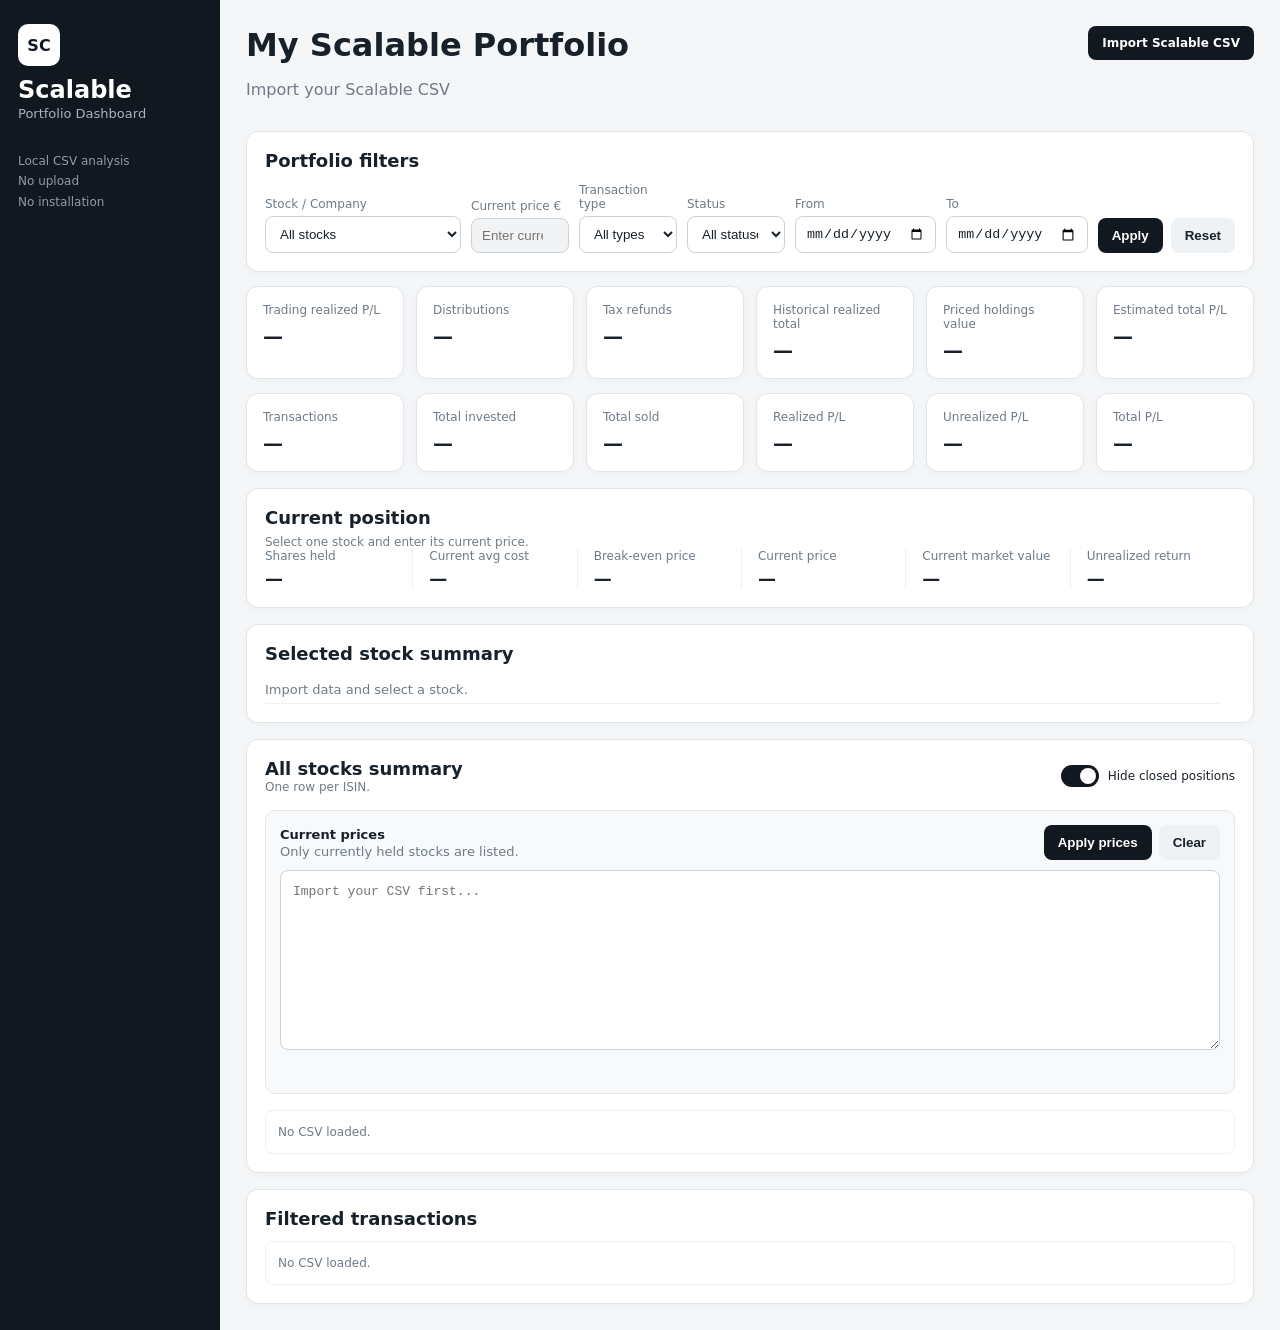
<file: index.html>
<!doctype html>
<html lang="en">
<head>
<meta charset="utf-8">
<meta name="viewport" content="width=device-width,initial-scale=1">
<title>Scalable Portfolio Dashboard</title>
<link rel="stylesheet" href="styles.css">
</head>
<body>
<div class="app">
<aside class="sidebar">
<div class="logo">SC</div>
<h2>Scalable</h2>
<p>Portfolio Dashboard</p>
<div class="sidebar-note">Local CSV analysis<br>No upload<br>No installation</div>
</aside>

<main class="main-content">
<header class="topbar">
<div>
<h1>My Scalable Portfolio</h1>
<p id="fileInfo" class="muted">Import your Scalable CSV</p>
</div>
<label class="upload-button">Import Scalable CSV
<input id="fileInput" type="file" accept=".csv,text/csv">
</label>
</header>

<section class="panel">
<h2>Portfolio filters</h2>
<div class="filter-grid">
<div><label>Stock / Company</label><select id="stockFilter"><option value="">All stocks</option></select></div>
<div><label>Current price €</label><input id="currentPrice" type="number" step="0.01" min="0" placeholder="Enter current price" disabled></div>
<div><label>Transaction type</label><select id="typeFilter"><option value="">All types</option></select></div>
<div><label>Status</label><select id="statusFilter"><option value="">All statuses</option></select></div>
<div><label>From</label><input id="fromDate" type="date"></div>
<div><label>To</label><input id="toDate" type="date"></div>
<div class="filter-buttons">
<button id="applyBtn" class="button-dark">Apply</button>
<button id="resetBtn" class="button-secondary">Reset</button>
</div>
</div>
</section>

<section class="cards">
<div class="card"><span>Trading realized P/L</span><strong id="portfolioTradingPL">—</strong></div>
<div class="card"><span>Distributions</span><strong id="portfolioDistributions">—</strong></div>
<div class="card"><span>Tax refunds</span><strong id="portfolioTaxRefunds">—</strong></div>
<div class="card"><span>Historical realized total</span><strong id="portfolioRealized">—</strong></div>
<div class="card"><span>Priced holdings value</span><strong id="portfolioMarketValue">—</strong></div>
<div class="card"><span>Estimated total P/L</span><strong id="portfolioTotalPL">—</strong></div>
</section>

<section class="cards">
<div class="card"><span>Transactions</span><strong id="mRows">—</strong></div>
<div class="card"><span>Total invested</span><strong id="mInvested">—</strong></div>
<div class="card"><span>Total sold</span><strong id="mSold">—</strong></div>
<div class="card"><span>Realized P/L</span><strong id="mRealized">—</strong></div>
<div class="card"><span>Unrealized P/L</span><strong id="mUnrealized">—</strong></div>
<div class="card"><span>Total P/L</span><strong id="mTotalPL">—</strong></div>
</section>

<section class="panel">
<h2>Current position</h2>
<p id="positionHint" class="muted small-text">Select one stock and enter its current price.</p>
<div class="position-grid">
<div><span>Shares held</span><strong id="pShares">—</strong></div>
<div><span>Current avg cost</span><strong id="pAvgCost">—</strong></div>
<div><span>Break-even price</span><strong id="pBreakEven">—</strong></div>
<div><span>Current price</span><strong id="pCurrentPrice">—</strong></div>
<div><span>Current market value</span><strong id="pMarketValue">—</strong></div>
<div><span>Unrealized return</span><strong id="pUnrealizedReturn">—</strong></div>
</div>
</section>

<section class="panel">
<h2>Selected stock summary</h2>
<div id="stockSummary" class="key-value">
<div class="muted">Import data and select a stock.</div>
<div></div>
</div>
</section>

<section class="panel">
<div class="summary-header">
<div>
<h2>All stocks summary</h2>
<p class="muted small-text">One row per ISIN.</p>
</div>
<label class="toggle-control">
<input type="checkbox" id="hideClosed" checked>
<span class="toggle-slider"></span>
<span>Hide closed positions</span>
</label>
</div>

<div class="price-editor">
<div class="price-editor-header">
<div>
<strong>Current prices</strong>
<span class="muted">Only currently held stocks are listed.</span>
</div>
<div class="price-actions">
<button id="applyPricesBtn" class="button-dark">Apply prices</button>
<button id="clearPricesBtn" class="button-secondary">Clear</button>
</div>
</div>

<textarea id="priceTextarea" class="price-textarea" placeholder="Import your CSV first..."></textarea>
<div id="priceMessage" class="price-message"></div>
</div>

<div id="allStocksTable" class="table-wrap all-stocks-table">
<div class="note">No CSV loaded.</div>
</div>
</section>

<section class="panel">
<h2>Filtered transactions</h2>
<div id="dataTable" class="table-wrap">
<div class="note">No CSV loaded.</div>
</div>
</section>

</main>
</div>
<script src="script.js"></script>
</body>
</html>
</file>
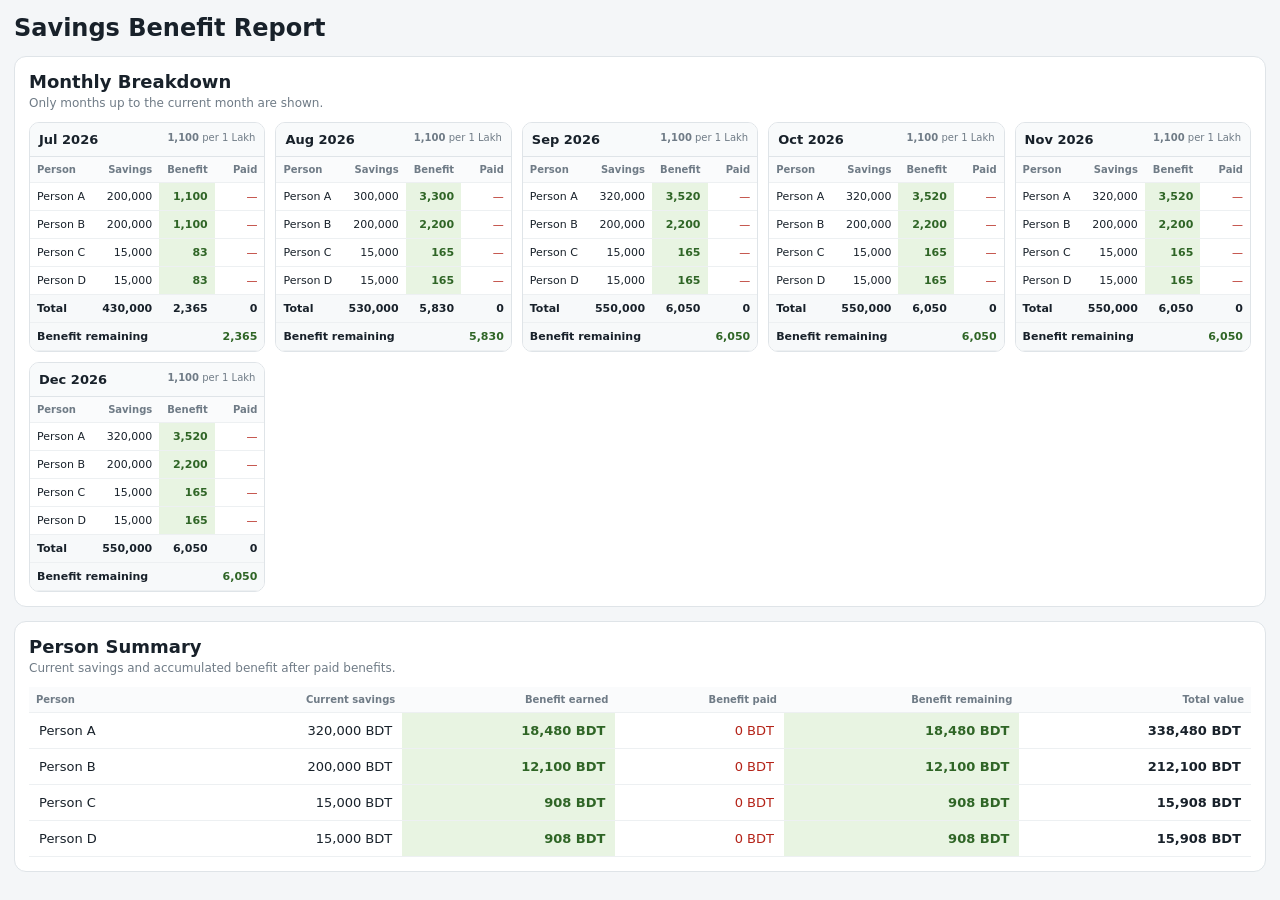
<file: home.html>
<!doctype html>
<html lang="en">
<head>
<meta charset="utf-8">
<meta name="viewport" content="width=device-width,initial-scale=1">
<title>Savings Benefit Report</title>
<style>
*{box-sizing:border-box}body{margin:0;font-family:Inter,system-ui,sans-serif;background:#f4f6f8;color:#18212a}main{max-width:1500px;margin:auto;padding:14px}h1{margin:0;font-size:24px}.sub{margin:4px 0 0;color:#6f7b86;font-size:12px}.panel{margin-top:14px;padding:14px;background:#fff;border:1px solid #dfe4e8;border-radius:12px}.panel h2{margin:0 0 4px;font-size:18px}.months{display:grid;grid-template-columns:repeat(auto-fit,minmax(210px,1fr));gap:10px;margin-top:12px}.month{border:1px solid #dfe4e8;border-radius:10px;overflow:hidden;background:#fff}.head{display:flex;justify-content:space-between;gap:8px;padding:9px;background:#f8fafb;border-bottom:1px solid #dfe4e8}.head strong{font-size:13px}.rate{font-size:10px;color:#6f7b86}table{width:100%;border-collapse:collapse;font-size:11px}th,td{padding:7px;border-bottom:1px solid #edf0f2;text-align:right}th:first-child,td:first-child{text-align:left}th{font-size:10px;color:#6f7b86;background:#fafbfc}.benefit,.remaining{background:#e8f4e2;color:#2f6526;font-weight:700}.paid{color:#b42318}.total td{background:#f7f9fa;font-weight:700}.summary{margin-top:12px}.summary table{font-size:13px}.summary td{padding:10px}.summary .totalval{font-weight:800}
@media(max-width:600px){main{padding:9px}h1{font-size:21px}.panel{padding:10px}.months{display:block}.month{margin-bottom:9px}.summary thead{display:none}.summary table,.summary tbody,.summary tr,.summary td{display:block;width:100%}.summary tr{margin-bottom:10px;border:1px solid #dfe4e8;border-radius:10px;overflow:hidden}.summary td{display:flex;justify-content:space-between;gap:12px;text-align:right!important;border-bottom:1px solid #edf0f2}.summary td:first-child{display:block;background:#f7f9fa;font-size:15px;font-weight:800;text-align:left!important}.summary td:not(:first-child)::before{content:attr(data-label);color:#6f7b86;font-size:12px;font-weight:400}.summary td:last-child{border-bottom:0;background:#f8fafb}}
</style>
</head>
<body>
<main>
<h1>Savings Benefit Report</h1>

<section class="panel">
<h2>Monthly Breakdown</h2>
<p class="sub">Only months up to the current month are shown.</p>
<div id="months" class="months"></div>
</section>

<section class="panel">
<h2>Person Summary</h2>
<p class="sub">Current savings and accumulated benefit after paid benefits.</p>
<div id="personSummary" class="summary"></div>
</section>
</main>

<script>
const people=["Person A","Person B","Person C","Person D"];
const reportData=[
["Jul 2026",1100,[200000,200000,15000,15000],[0,0,0,0]],
["Aug 2026",1100,[300000,200000,15000,15000],[0,0,0,0]],
["Sep 2026",1100,[320000,200000,15000,15000],[0,0,0,0]],
["Oct 2026",1100,[320000,200000,15000,15000],[0,0,0,0]],
["Nov 2026",1100,[320000,200000,15000,15000],[0,0,0,0]],
["Dec 2026",1100,[320000,200000,15000,15000],[0,0,0,0]],
["Jan 2027",1100,[320000,200000,15000,15000],[0,0,0,0]],
["Feb 2027",1100,[320000,200000,15000,15000],[0,0,0,0]],
["Mar 2027",1100,[320000,200000,15000,15000],[0,0,0,0]],
["Apr 2027",1100,[320000,200000,15000,15000],[0,0,0,0]],
["May 2027",1100,[320000,200000,15000,15000],[0,0,0,0]],
["Jun 2027",1100,[320000,200000,15000,15000],[0,0,0,0]]
];

const $=id=>document.getElementById(id),fmt=n=>new Intl.NumberFormat("en-US",{maximumFractionDigits:0}).format(Math.round(n)),money=n=>fmt(n)+" BDT";
const monthNo=m=>{const[a,y]=m.split(" "),ms=["Jan","Feb","Mar","Apr","May","Jun","Jul","Aug","Sep","Oct","Nov","Dec"];return +y*12+ms.indexOf(a)};
const data=()=>{const n=new Date(),cur=n.getFullYear()*12+n.getMonth();return reportData.filter(r=>monthNo(r[0])<=cur)};
const benefit=(m,r,s)=>s/100000*r*(m==="Jul 2026"?.5:1);

function render(){
const d=data();
if(!d.length){$("months").innerHTML='<p class="sub">No report available yet.</p>';return}

$("months").innerHTML=d.map(([m,r,s,p])=>{
const b=s.map(v=>benefit(m,r,v)),st=s.reduce((a,b)=>a+b,0),bt=b.reduce((a,b)=>a+b,0),pt=p.reduce((a,b)=>a+b,0);
return `<div class="month">
<div class="head"><strong>${m}</strong><span class="rate"><b>${fmt(r)}</b> per 1 Lakh</span></div>
<table><thead><tr><th>Person</th><th>Savings</th><th>Benefit</th><th>Paid</th></tr></thead><tbody>
${people.map((x,i)=>`<tr><td>${x}</td><td>${fmt(s[i])}</td><td class="benefit">${fmt(b[i])}</td><td class="paid">${p[i]?fmt(p[i]):"—"}</td></tr>`).join("")}
<tr class="total"><td>Total</td><td>${fmt(st)}</td><td>${fmt(bt)}</td><td>${fmt(pt)}</td></tr>
<tr class="total"><td colspan="3">Benefit remaining</td><td class="remaining">${fmt(bt-pt)}</td></tr>
</tbody></table></div>`}).join("");

const persons=people.map((_,i)=>{
const current=d.at(-1)[2][i],earned=d.reduce((x,[m,r,s])=>x+benefit(m,r,s[i]),0),paid=d.reduce((x,m)=>x+(m[3][i]||0),0),remaining=earned-paid;
return{current,earned,paid,remaining,total:current+remaining};
});

$("personSummary").innerHTML=`<table><thead><tr><th>Person</th><th>Current savings</th><th>Benefit earned</th><th>Benefit paid</th><th>Benefit remaining</th><th>Total value</th></tr></thead><tbody>
${people.map((p,i)=>`<tr>
<td>${p}</td>
<td data-label="Current savings">${money(persons[i].current)}</td>
<td data-label="Benefit earned" class="benefit">${money(persons[i].earned)}</td>
<td data-label="Benefit paid" class="paid">${money(persons[i].paid)}</td>
<td data-label="Benefit remaining" class="remaining">${money(persons[i].remaining)}</td>
<td data-label="Total value" class="totalval">${money(persons[i].total)}</td>
</tr>`).join("")}
</tbody></table>`;
}
render();
</script>
</body>
</html>
</file>
<file: styles.css>
*{box-sizing:border-box}
:root{--background:#f4f6f8;--card:#fff;--border:#e1e6ea;--text:#18212a;--muted:#6f7b86;--dark:#111820;--green:#16784b;--red:#b42318;--warning:#a15c00}
body{margin:0;font-family:Inter,system-ui,-apple-system,"Segoe UI",sans-serif;background:var(--background);color:var(--text)}
.app{display:grid;grid-template-columns:220px 1fr;min-height:100vh}
.sidebar{background:var(--dark);color:#fff;padding:24px 18px}
.logo{width:42px;height:42px;border-radius:10px;background:#fff;color:var(--dark);display:grid;place-items:center;font-weight:900}
.sidebar h2{margin:10px 0 2px}
.sidebar p{margin:0;color:#a9b4be;font-size:13px}
.sidebar-note{margin-top:30px;color:#8f9ba6;font-size:12px;line-height:1.7}
.main-content{min-width:0;padding:26px}
.topbar{display:flex;justify-content:space-between;align-items:flex-start;gap:20px}
.topbar h1{margin:0}
.muted{color:var(--muted)}
.small-text{margin:-5px 0 0;font-size:12px}
.upload-button{display:inline-block;padding:10px 14px;background:var(--dark);color:#fff;border-radius:8px;font-weight:700;cursor:pointer}
input[type=file]{display:none}
button{padding:10px 14px;border:0;border-radius:8px;font-weight:700;cursor:pointer}
.button-dark{background:var(--dark);color:#fff}
.button-secondary{background:#eef2f5;color:var(--text)}
.panel,.card{background:var(--card);border:1px solid var(--border);border-radius:12px;box-shadow:0 2px 8px rgba(0,0,0,.03)}
.panel{padding:18px;margin-top:16px}
.panel h2{margin:0 0 12px;font-size:18px}
.filter-grid{display:grid;grid-template-columns:2fr 1fr 1fr 1fr 1fr 1fr auto;gap:10px;align-items:end}
label{display:block;margin-bottom:5px;color:var(--muted);font-size:12px}
select,input[type=text],input[type=number],input[type=date]{width:100%;padding:9px 10px;border:1px solid #ccd4da;border-radius:8px;background:#fff;color:var(--text)}
input:disabled{background:#f1f3f5;color:#9ba5ae;cursor:not-allowed}
.filter-buttons{display:flex;gap:8px}
.cards{display:grid;grid-template-columns:repeat(6,minmax(0,1fr));gap:12px;margin-top:14px}
.card{padding:16px}
.card span{display:block;margin-bottom:7px;color:var(--muted);font-size:12px}
.card strong{font-size:20px}
.good{color:var(--green)}
.bad{color:var(--red)}
.warning{color:var(--warning)}
.position-grid{display:grid;grid-template-columns:repeat(6,1fr);gap:16px}
.position-grid>div{padding-right:14px;border-right:1px solid #edf0f2}
.position-grid>div:last-child{border-right:none}
.position-grid span{display:block;margin-bottom:5px;color:var(--muted);font-size:12px}
.position-grid strong{font-size:18px}
.key-value{display:grid;grid-template-columns:1fr auto;gap:8px 16px;font-size:13px}
.key-value>div{padding:6px 0;border-bottom:1px solid #eef1f3}
.table-wrap{overflow:auto;max-height:520px;border:1px solid #edf0f2;border-radius:8px}
table{width:100%;border-collapse:collapse;font-size:12px}
th,td{padding:9px 10px;border-bottom:1px solid #edf0f2;text-align:left;white-space:nowrap}
th{position:sticky;top:0;z-index:1;background:#f7f9fa;color:#5d6973;font-size:11px;text-transform:uppercase}
.all-stocks-table{max-height:650px}
.price-input-small{width:95px!important;padding:6px 7px!important;font-size:12px}
.note{padding:12px;color:var(--muted);font-size:12px;line-height:1.5}
@media(max-width:1200px){.cards{grid-template-columns:repeat(3,1fr)}.position-grid{grid-template-columns:repeat(3,1fr)}.filter-grid{grid-template-columns:repeat(3,1fr)}}
@media(max-width:760px){.app{grid-template-columns:1fr}.sidebar{display:none}.cards{grid-template-columns:repeat(2,1fr)}.position-grid{grid-template-columns:repeat(2,1fr)}.filter-grid{grid-template-columns:1fr}}
th.sortable{cursor:pointer;user-select:none}
th.sortable:hover{background:#e9eef2;color:#18212a}
.summary-header{
    display:flex;
    justify-content:space-between;
    align-items:center;
    gap:20px;
    margin-bottom:16px
}

.summary-header h2{margin-bottom:6px}

.toggle-control{
    display:flex;
    align-items:center;
    gap:9px;
    margin:0;
    cursor:pointer;
    color:var(--text);
    white-space:nowrap
}

.toggle-control input{display:none}

.toggle-slider{
    position:relative;
    width:38px;
    height:22px;
    flex:none;
    border-radius:20px;
    background:#c8ced4;
    transition:.2s
}

.toggle-slider:after{
    content:"";
    position:absolute;
    top:3px;
    left:3px;
    width:16px;
    height:16px;
    background:#fff;
    border-radius:50%;
    transition:.2s;
    box-shadow:0 1px 3px rgba(0,0,0,.2)
}

.toggle-control input:checked+.toggle-slider{
    background:var(--dark)
}

.toggle-control input:checked+.toggle-slider:after{
    transform:translateX(16px)
}

.price-editor{
    background:#f7f9fa;
    border:1px solid #e4e8eb;
    border-radius:10px;
    padding:14px;
    margin-bottom:16px
}

.price-editor-header{
    display:flex;
    justify-content:space-between;
    align-items:center;
    gap:15px;
    margin-bottom:10px
}

.price-editor-header>div:first-child{
    display:flex;
    flex-direction:column;
    gap:2px;
    font-size:13px
}

.price-actions{
    display:flex;
    gap:7px
}

.price-textarea{
    width:100%;
    min-height:180px;
    resize:vertical;
    padding:10px 12px;
    border:1px solid #ccd4da;
    border-radius:8px;
    background:#fff;
    color:var(--text);
    font-family:Consolas,monospace;
    font-size:13px;
    line-height:1.65
}

.price-textarea:focus{
    outline:none;
    border-color:#6e7983;
    box-shadow:0 0 0 2px rgba(17,24,32,.08)
}

.price-message{
    min-height:18px;
    margin-top:7px;
    font-size:12px;
    color:var(--muted)
}

@media(max-width:760px){
    .summary-header,
    .price-editor-header{
        align-items:flex-start;
        flex-direction:column
    }
}
</file>
